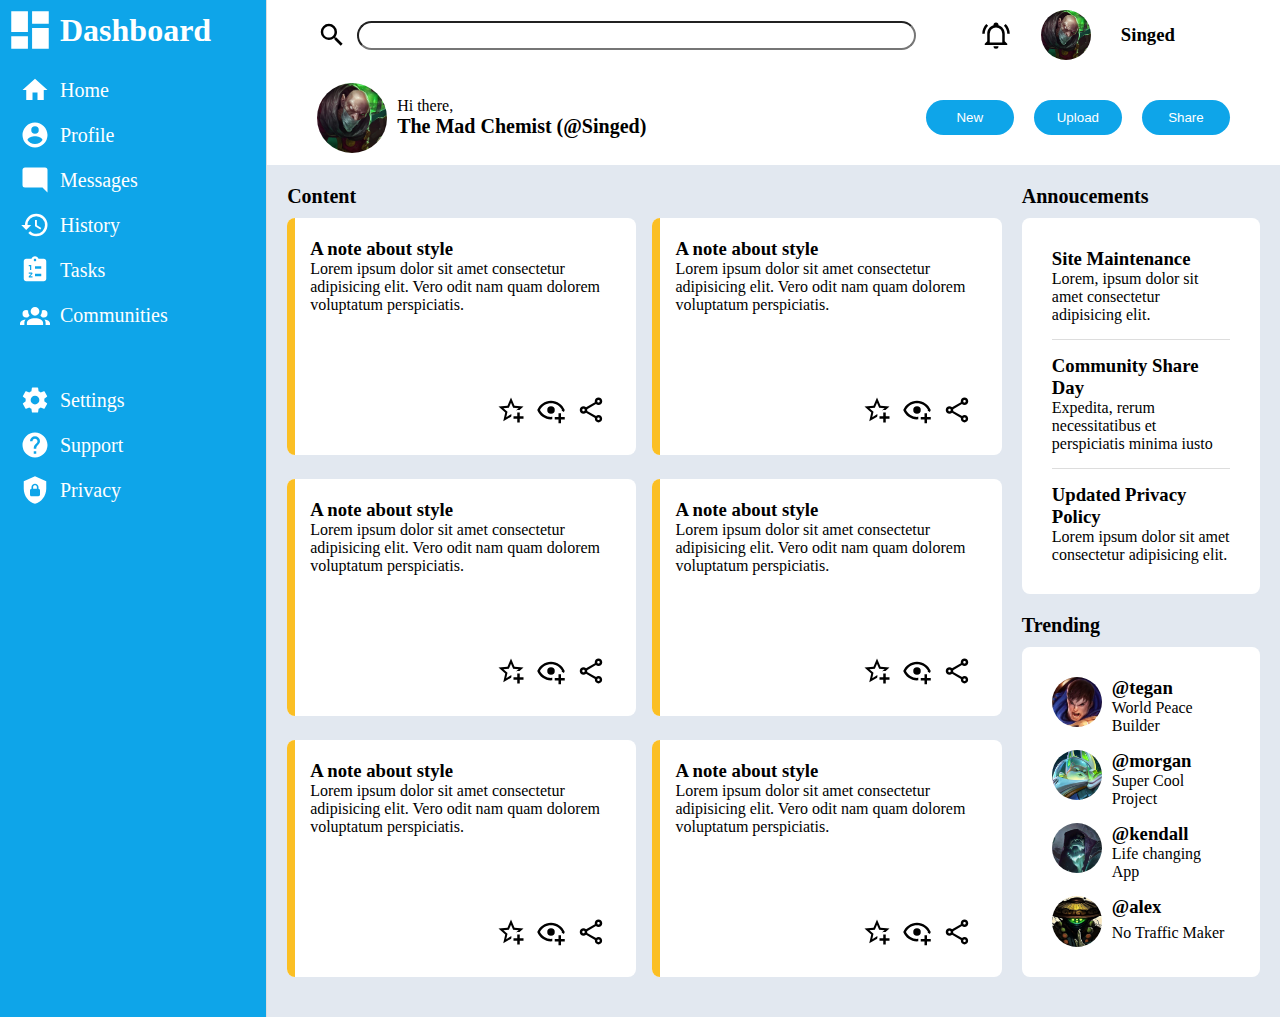
<file: index.html>
<!DOCTYPE html>
<html lang="en">
  <head>
    <meta charset="UTF-8" />
    <meta name="viewport" content="width=device-width, initial-scale=1.0" />
    <title>Dashboard</title>
    <link rel="stylesheet" href="styles.css" />
  </head>
  <body>
    <div class="grid-container">
      <header>
        <div class="search-container">
          <svg
            xmlns="http://www.w3.org/2000/svg"
            viewBox="0 0 24 24"
            class="icon"
          >
            <path
              d="M9.5,3A6.5,6.5 0 0,1 16,9.5C16,11.11 15.41,12.59 14.44,13.73L14.71,14H15.5L20.5,19L19,20.5L14,15.5V14.71L13.73,14.44C12.59,15.41 11.11,16 9.5,16A6.5,6.5 0 0,1 3,9.5A6.5,6.5 0 0,1 9.5,3M9.5,5C7,5 5,7 5,9.5C5,12 7,14 9.5,14C12,14 14,12 14,9.5C14,7 12,5 9.5,5Z"
            />
          </svg>
          <input type="text" name="search-bar" id="search-bar" />
        </div>

        <div class="top-right">
          <svg
            xmlns="http://www.w3.org/2000/svg"
            viewBox="0 0 24 24"
            class="icon"
          >
            <path
              d="M10,21H14A2,2 0 0,1 12,23A2,2 0 0,1 10,21M21,19V20H3V19L5,17V11C5,7.9 7.03,5.17 10,4.29C10,4.19 10,4.1 10,4A2,2 0 0,1 12,2A2,2 0 0,1 14,4C14,4.1 14,4.19 14,4.29C16.97,5.17 19,7.9 19,11V17L21,19M17,11A5,5 0 0,0 12,6A5,5 0 0,0 7,11V18H17V11M19.75,3.19L18.33,4.61C20.04,6.3 21,8.6 21,11H23C23,8.07 21.84,5.25 19.75,3.19M1,11H3C3,8.6 3.96,6.3 5.67,4.61L4.25,3.19C2.16,5.25 1,8.07 1,11Z"
            />
          </svg>
          <img
            src="img/Cuadro_-_Singed_Clásico.webp"
            alt="singed"
            class="profile-img"
          />
          <h3>Singed</h3>
        </div>

        <div class="bottom-left">
          <img
            src="img/Cuadro_-_Singed_Clásico.webp"
            alt="singed"
            class="profile-img"
          />

          <div>
            <p>Hi there,</p>
            <h1>The Mad Chemist (@Singed)</h1>
          </div>
        </div>

        <div class="bottom-right">
          <button>New</button>
          <button>Upload</button>
          <button>Share</button>
        </div>
      </header>
      <nav>
        <div>
          <svg
            xmlns="http://www.w3.org/2000/svg"
            viewBox="0 0 24 24"
            class="logo"
          >
            <path
              d="M13,3V9H21V3M13,21H21V11H13M3,21H11V15H3M3,13H11V3H3V13Z"
            />
          </svg>
          <h1>Dashboard</h1>
        </div>
        <div>
          <ul>
            <li>
              <svg
                xmlns="http://www.w3.org/2000/svg"
                viewBox="0 0 24 24"
                class="nav-icon"
              >
                <path d="M10,20V14H14V20H19V12H22L12,3L2,12H5V20H10Z" />
              </svg>
              <p>Home</p>
            </li>
            <li>
              <svg
                xmlns="http://www.w3.org/2000/svg"
                viewBox="0 0 24 24"
                class="nav-icon"
              >
                <path
                  d="M12,19.2C9.5,19.2 7.29,17.92 6,16C6.03,14 10,12.9 12,12.9C14,12.9 17.97,14 18,16C16.71,17.92 14.5,19.2 12,19.2M12,5A3,3 0 0,1 15,8A3,3 0 0,1 12,11A3,3 0 0,1 9,8A3,3 0 0,1 12,5M12,2A10,10 0 0,0 2,12A10,10 0 0,0 12,22A10,10 0 0,0 22,12C22,6.47 17.5,2 12,2Z"
                />
              </svg>
              <p>Profile</p>
            </li>
            <li>
              <svg
                xmlns="http://www.w3.org/2000/svg"
                viewBox="0 0 24 24"
                class="nav-icon"
                id="message-icon"
              >
                <path
                  d="M20,2H4A2,2 0 0,0 2,4V22L6,18H20A2,2 0 0,0 22,16V4C22,2.89 21.1,2 20,2Z"
                />
              </svg>
              <p>Messages</p>
            </li>
            <li>
              <svg
                xmlns="http://www.w3.org/2000/svg"
                viewBox="0 0 24 24"
                class="nav-icon"
              >
                <path
                  d="M13.5,8H12V13L16.28,15.54L17,14.33L13.5,12.25V8M13,3A9,9 0 0,0 4,12H1L4.96,16.03L9,12H6A7,7 0 0,1 13,5A7,7 0 0,1 20,12A7,7 0 0,1 13,19C11.07,19 9.32,18.21 8.06,16.94L6.64,18.36C8.27,20 10.5,21 13,21A9,9 0 0,0 22,12A9,9 0 0,0 13,3"
                />
              </svg>
              <p>History</p>
            </li>
            <li>
              <svg
                xmlns="http://www.w3.org/2000/svg"
                viewBox="0 0 24 24"
                class="nav-icon"
              >
                <path
                  d="M19 3H14.82C14.4 1.84 13.3 1 12 1S9.6 1.84 9.18 3H5C3.9 3 3 3.9 3 5V19C3 20.1 3.9 21 5 21H19C20.1 21 21 20.1 21 19V5C21 3.9 20.1 3 19 3M7 8H9V12H8V9H7V8M10 17V18H7V17.08L9 15H7V14H9.25C9.66 14 10 14.34 10 14.75C10 14.95 9.92 15.14 9.79 15.27L8.12 17H10M11 4C11 3.45 11.45 3 12 3S13 3.45 13 4 12.55 5 12 5 11 4.55 11 4M17 17H12V15H17V17M17 11H12V9H17V11Z"
                />
              </svg>
              <p>Tasks</p>
            </li>
            <li>
              <svg
                xmlns="http://www.w3.org/2000/svg"
                viewBox="0 0 24 24"
                class="nav-icon"
              >
                <path
                  d="M12,5.5A3.5,3.5 0 0,1 15.5,9A3.5,3.5 0 0,1 12,12.5A3.5,3.5 0 0,1 8.5,9A3.5,3.5 0 0,1 12,5.5M5,8C5.56,8 6.08,8.15 6.53,8.42C6.38,9.85 6.8,11.27 7.66,12.38C7.16,13.34 6.16,14 5,14A3,3 0 0,1 2,11A3,3 0 0,1 5,8M19,8A3,3 0 0,1 22,11A3,3 0 0,1 19,14C17.84,14 16.84,13.34 16.34,12.38C17.2,11.27 17.62,9.85 17.47,8.42C17.92,8.15 18.44,8 19,8M5.5,18.25C5.5,16.18 8.41,14.5 12,14.5C15.59,14.5 18.5,16.18 18.5,18.25V20H5.5V18.25M0,20V18.5C0,17.11 1.89,15.94 4.45,15.6C3.86,16.28 3.5,17.22 3.5,18.25V20H0M24,20H20.5V18.25C20.5,17.22 20.14,16.28 19.55,15.6C22.11,15.94 24,17.11 24,18.5V20Z"
                />
              </svg>
              <p>Communities</p>
            </li>
          </ul>
          <ul>
            <li>
              <svg
                xmlns="http://www.w3.org/2000/svg"
                viewBox="0 0 24 24"
                class="nav-icon"
              >
                <path
                  d="M12,15.5A3.5,3.5 0 0,1 8.5,12A3.5,3.5 0 0,1 12,8.5A3.5,3.5 0 0,1 15.5,12A3.5,3.5 0 0,1 12,15.5M19.43,12.97C19.47,12.65 19.5,12.33 19.5,12C19.5,11.67 19.47,11.34 19.43,11L21.54,9.37C21.73,9.22 21.78,8.95 21.66,8.73L19.66,5.27C19.54,5.05 19.27,4.96 19.05,5.05L16.56,6.05C16.04,5.66 15.5,5.32 14.87,5.07L14.5,2.42C14.46,2.18 14.25,2 14,2H10C9.75,2 9.54,2.18 9.5,2.42L9.13,5.07C8.5,5.32 7.96,5.66 7.44,6.05L4.95,5.05C4.73,4.96 4.46,5.05 4.34,5.27L2.34,8.73C2.21,8.95 2.27,9.22 2.46,9.37L4.57,11C4.53,11.34 4.5,11.67 4.5,12C4.5,12.33 4.53,12.65 4.57,12.97L2.46,14.63C2.27,14.78 2.21,15.05 2.34,15.27L4.34,18.73C4.46,18.95 4.73,19.03 4.95,18.95L7.44,17.94C7.96,18.34 8.5,18.68 9.13,18.93L9.5,21.58C9.54,21.82 9.75,22 10,22H14C14.25,22 14.46,21.82 14.5,21.58L14.87,18.93C15.5,18.67 16.04,18.34 16.56,17.94L19.05,18.95C19.27,19.03 19.54,18.95 19.66,18.73L21.66,15.27C21.78,15.05 21.73,14.78 21.54,14.63L19.43,12.97Z"
                />
              </svg>
              <p>Settings</p>
            </li>
            <li>
              <svg
                xmlns="http://www.w3.org/2000/svg"
                viewBox="0 0 24 24"
                class="nav-icon"
              >
                <path
                  d="M15.07,11.25L14.17,12.17C13.45,12.89 13,13.5 13,15H11V14.5C11,13.39 11.45,12.39 12.17,11.67L13.41,10.41C13.78,10.05 14,9.55 14,9C14,7.89 13.1,7 12,7A2,2 0 0,0 10,9H8A4,4 0 0,1 12,5A4,4 0 0,1 16,9C16,9.88 15.64,10.67 15.07,11.25M13,19H11V17H13M12,2A10,10 0 0,0 2,12A10,10 0 0,0 12,22A10,10 0 0,0 22,12C22,6.47 17.5,2 12,2Z"
                />
              </svg>
              <p>Support</p>
            </li>
            <li>
              <svg
                xmlns="http://www.w3.org/2000/svg"
                viewBox="0 0 24 24"
                class="nav-icon"
              >
                <path
                  d="M12,1L3,5V11C3,16.55 6.84,21.74 12,23C17.16,21.74 21,16.55 21,11V5L12,1M12,7C13.4,7 14.8,8.1 14.8,9.5V11C15.4,11 16,11.6 16,12.3V15.8C16,16.4 15.4,17 14.7,17H9.2C8.6,17 8,16.4 8,15.7V12.2C8,11.6 8.6,11 9.2,11V9.5C9.2,8.1 10.6,7 12,7M12,8.2C11.2,8.2 10.5,8.7 10.5,9.5V11H13.5V9.5C13.5,8.7 12.8,8.2 12,8.2Z"
                />
              </svg>
              <p>Privacy</p>
            </li>
          </ul>
        </div>
      </nav>
      <div class="content-container">
        <article>
          <h1>Content</h1>
          <div class="project">
            <div class="color-block">&nbsp;</div>
            <div class="textbox">
              <h3>A note about style</h3>
              <p>
                Lorem ipsum dolor sit amet consectetur adipisicing elit. Vero
                odit nam quam dolorem voluptatum perspiciatis.
              </p>
            </div>
            <div class="project-icons">
              <svg
                xmlns="http://www.w3.org/2000/svg"
                viewBox="0 0 24 24"
                class="icon"
              >
                <title>star-plus-outline</title>
                <path
                  d="M5.8 21L7.4 14L2 9.2L9.2 8.6L12 2L14.8 8.6L22 9.2L18.8 12H18C17.3 12 16.6 12.1 15.9 12.4L18.1 10.5L13.7 10.1L12 6.1L10.3 10.1L5.9 10.5L9.2 13.4L8.2 17.7L12 15.4L12.5 15.7C12.3 16.2 12.1 16.8 12.1 17.3L5.8 21M17 14V17H14V19H17V22H19V19H22V17H19V14H17Z"
                />
              </svg>
              <svg
                xmlns="http://www.w3.org/2000/svg"
                viewBox="0 0 24 24"
                class="icon"
              >
                <title>eye-plus-outline</title>
                <path
                  d="M12,4.5C7,4.5 2.73,7.61 1,12C2.73,16.39 7,19.5 12,19.5C12.36,19.5 12.72,19.5 13.08,19.45C13.03,19.13 13,18.82 13,18.5C13,18.14 13.04,17.78 13.1,17.42C12.74,17.46 12.37,17.5 12,17.5C8.24,17.5 4.83,15.36 3.18,12C4.83,8.64 8.24,6.5 12,6.5C15.76,6.5 19.17,8.64 20.82,12C20.7,12.24 20.56,12.45 20.43,12.68C21.09,12.84 21.72,13.11 22.29,13.5C22.56,13 22.8,12.5 23,12C21.27,7.61 17,4.5 12,4.5M12,9A3,3 0 0,0 9,12A3,3 0 0,0 12,15A3,3 0 0,0 15,12A3,3 0 0,0 12,9M18,14.5V17.5H15V19.5H18V22.5H20V19.5H23V17.5H20V14.5H18Z"
                />
              </svg>
              <svg
                xmlns="http://www.w3.org/2000/svg"
                viewBox="0 0 24 24"
                class="icon"
              >
                <title>share-variant-outline</title>
                <path
                  d="M18 16.08C17.24 16.08 16.56 16.38 16.04 16.85L8.91 12.7C8.96 12.47 9 12.24 9 12S8.96 11.53 8.91 11.3L15.96 7.19C16.5 7.69 17.21 8 18 8C19.66 8 21 6.66 21 5S19.66 2 18 2 15 3.34 15 5C15 5.24 15.04 5.47 15.09 5.7L8.04 9.81C7.5 9.31 6.79 9 6 9C4.34 9 3 10.34 3 12S4.34 15 6 15C6.79 15 7.5 14.69 8.04 14.19L15.16 18.34C15.11 18.55 15.08 18.77 15.08 19C15.08 20.61 16.39 21.91 18 21.91S20.92 20.61 20.92 19C20.92 17.39 19.61 16.08 18 16.08M18 4C18.55 4 19 4.45 19 5S18.55 6 18 6 17 5.55 17 5 17.45 4 18 4M6 13C5.45 13 5 12.55 5 12S5.45 11 6 11 7 11.45 7 12 6.55 13 6 13M18 20C17.45 20 17 19.55 17 19S17.45 18 18 18 19 18.45 19 19 18.55 20 18 20Z"
                />
              </svg>
            </div>
          </div>
          <div class="project">
            <div class="color-block">&nbsp;</div>
            <div class="textbox">
              <h3>A note about style</h3>
              <p>
                Lorem ipsum dolor sit amet consectetur adipisicing elit. Vero
                odit nam quam dolorem voluptatum perspiciatis.
              </p>
            </div>
            <div class="project-icons">
              <svg
                xmlns="http://www.w3.org/2000/svg"
                viewBox="0 0 24 24"
                class="icon"
              >
                <title>star-plus-outline</title>
                <path
                  d="M5.8 21L7.4 14L2 9.2L9.2 8.6L12 2L14.8 8.6L22 9.2L18.8 12H18C17.3 12 16.6 12.1 15.9 12.4L18.1 10.5L13.7 10.1L12 6.1L10.3 10.1L5.9 10.5L9.2 13.4L8.2 17.7L12 15.4L12.5 15.7C12.3 16.2 12.1 16.8 12.1 17.3L5.8 21M17 14V17H14V19H17V22H19V19H22V17H19V14H17Z"
                />
              </svg>
              <svg
                xmlns="http://www.w3.org/2000/svg"
                viewBox="0 0 24 24"
                class="icon"
              >
                <title>eye-plus-outline</title>
                <path
                  d="M12,4.5C7,4.5 2.73,7.61 1,12C2.73,16.39 7,19.5 12,19.5C12.36,19.5 12.72,19.5 13.08,19.45C13.03,19.13 13,18.82 13,18.5C13,18.14 13.04,17.78 13.1,17.42C12.74,17.46 12.37,17.5 12,17.5C8.24,17.5 4.83,15.36 3.18,12C4.83,8.64 8.24,6.5 12,6.5C15.76,6.5 19.17,8.64 20.82,12C20.7,12.24 20.56,12.45 20.43,12.68C21.09,12.84 21.72,13.11 22.29,13.5C22.56,13 22.8,12.5 23,12C21.27,7.61 17,4.5 12,4.5M12,9A3,3 0 0,0 9,12A3,3 0 0,0 12,15A3,3 0 0,0 15,12A3,3 0 0,0 12,9M18,14.5V17.5H15V19.5H18V22.5H20V19.5H23V17.5H20V14.5H18Z"
                />
              </svg>
              <svg
                xmlns="http://www.w3.org/2000/svg"
                viewBox="0 0 24 24"
                class="icon"
              >
                <title>share-variant-outline</title>
                <path
                  d="M18 16.08C17.24 16.08 16.56 16.38 16.04 16.85L8.91 12.7C8.96 12.47 9 12.24 9 12S8.96 11.53 8.91 11.3L15.96 7.19C16.5 7.69 17.21 8 18 8C19.66 8 21 6.66 21 5S19.66 2 18 2 15 3.34 15 5C15 5.24 15.04 5.47 15.09 5.7L8.04 9.81C7.5 9.31 6.79 9 6 9C4.34 9 3 10.34 3 12S4.34 15 6 15C6.79 15 7.5 14.69 8.04 14.19L15.16 18.34C15.11 18.55 15.08 18.77 15.08 19C15.08 20.61 16.39 21.91 18 21.91S20.92 20.61 20.92 19C20.92 17.39 19.61 16.08 18 16.08M18 4C18.55 4 19 4.45 19 5S18.55 6 18 6 17 5.55 17 5 17.45 4 18 4M6 13C5.45 13 5 12.55 5 12S5.45 11 6 11 7 11.45 7 12 6.55 13 6 13M18 20C17.45 20 17 19.55 17 19S17.45 18 18 18 19 18.45 19 19 18.55 20 18 20Z"
                />
              </svg>
            </div>
          </div>
          <div class="project">
            <div class="color-block">&nbsp;</div>
            <div class="textbox">
              <h3>A note about style</h3>
              <p>
                Lorem ipsum dolor sit amet consectetur adipisicing elit. Vero
                odit nam quam dolorem voluptatum perspiciatis.
              </p>
            </div>
            <div class="project-icons">
              <svg
                xmlns="http://www.w3.org/2000/svg"
                viewBox="0 0 24 24"
                class="icon"
              >
                <title>star-plus-outline</title>
                <path
                  d="M5.8 21L7.4 14L2 9.2L9.2 8.6L12 2L14.8 8.6L22 9.2L18.8 12H18C17.3 12 16.6 12.1 15.9 12.4L18.1 10.5L13.7 10.1L12 6.1L10.3 10.1L5.9 10.5L9.2 13.4L8.2 17.7L12 15.4L12.5 15.7C12.3 16.2 12.1 16.8 12.1 17.3L5.8 21M17 14V17H14V19H17V22H19V19H22V17H19V14H17Z"
                />
              </svg>
              <svg
                xmlns="http://www.w3.org/2000/svg"
                viewBox="0 0 24 24"
                class="icon"
              >
                <title>eye-plus-outline</title>
                <path
                  d="M12,4.5C7,4.5 2.73,7.61 1,12C2.73,16.39 7,19.5 12,19.5C12.36,19.5 12.72,19.5 13.08,19.45C13.03,19.13 13,18.82 13,18.5C13,18.14 13.04,17.78 13.1,17.42C12.74,17.46 12.37,17.5 12,17.5C8.24,17.5 4.83,15.36 3.18,12C4.83,8.64 8.24,6.5 12,6.5C15.76,6.5 19.17,8.64 20.82,12C20.7,12.24 20.56,12.45 20.43,12.68C21.09,12.84 21.72,13.11 22.29,13.5C22.56,13 22.8,12.5 23,12C21.27,7.61 17,4.5 12,4.5M12,9A3,3 0 0,0 9,12A3,3 0 0,0 12,15A3,3 0 0,0 15,12A3,3 0 0,0 12,9M18,14.5V17.5H15V19.5H18V22.5H20V19.5H23V17.5H20V14.5H18Z"
                />
              </svg>
              <svg
                xmlns="http://www.w3.org/2000/svg"
                viewBox="0 0 24 24"
                class="icon"
              >
                <title>share-variant-outline</title>
                <path
                  d="M18 16.08C17.24 16.08 16.56 16.38 16.04 16.85L8.91 12.7C8.96 12.47 9 12.24 9 12S8.96 11.53 8.91 11.3L15.96 7.19C16.5 7.69 17.21 8 18 8C19.66 8 21 6.66 21 5S19.66 2 18 2 15 3.34 15 5C15 5.24 15.04 5.47 15.09 5.7L8.04 9.81C7.5 9.31 6.79 9 6 9C4.34 9 3 10.34 3 12S4.34 15 6 15C6.79 15 7.5 14.69 8.04 14.19L15.16 18.34C15.11 18.55 15.08 18.77 15.08 19C15.08 20.61 16.39 21.91 18 21.91S20.92 20.61 20.92 19C20.92 17.39 19.61 16.08 18 16.08M18 4C18.55 4 19 4.45 19 5S18.55 6 18 6 17 5.55 17 5 17.45 4 18 4M6 13C5.45 13 5 12.55 5 12S5.45 11 6 11 7 11.45 7 12 6.55 13 6 13M18 20C17.45 20 17 19.55 17 19S17.45 18 18 18 19 18.45 19 19 18.55 20 18 20Z"
                />
              </svg>
            </div>
          </div>
          <div class="project">
            <div class="color-block">&nbsp;</div>
            <div class="textbox">
              <h3>A note about style</h3>
              <p>
                Lorem ipsum dolor sit amet consectetur adipisicing elit. Vero
                odit nam quam dolorem voluptatum perspiciatis.
              </p>
            </div>
            <div class="project-icons">
              <svg
                xmlns="http://www.w3.org/2000/svg"
                viewBox="0 0 24 24"
                class="icon"
              >
                <title>star-plus-outline</title>
                <path
                  d="M5.8 21L7.4 14L2 9.2L9.2 8.6L12 2L14.8 8.6L22 9.2L18.8 12H18C17.3 12 16.6 12.1 15.9 12.4L18.1 10.5L13.7 10.1L12 6.1L10.3 10.1L5.9 10.5L9.2 13.4L8.2 17.7L12 15.4L12.5 15.7C12.3 16.2 12.1 16.8 12.1 17.3L5.8 21M17 14V17H14V19H17V22H19V19H22V17H19V14H17Z"
                />
              </svg>
              <svg
                xmlns="http://www.w3.org/2000/svg"
                viewBox="0 0 24 24"
                class="icon"
              >
                <title>eye-plus-outline</title>
                <path
                  d="M12,4.5C7,4.5 2.73,7.61 1,12C2.73,16.39 7,19.5 12,19.5C12.36,19.5 12.72,19.5 13.08,19.45C13.03,19.13 13,18.82 13,18.5C13,18.14 13.04,17.78 13.1,17.42C12.74,17.46 12.37,17.5 12,17.5C8.24,17.5 4.83,15.36 3.18,12C4.83,8.64 8.24,6.5 12,6.5C15.76,6.5 19.17,8.64 20.82,12C20.7,12.24 20.56,12.45 20.43,12.68C21.09,12.84 21.72,13.11 22.29,13.5C22.56,13 22.8,12.5 23,12C21.27,7.61 17,4.5 12,4.5M12,9A3,3 0 0,0 9,12A3,3 0 0,0 12,15A3,3 0 0,0 15,12A3,3 0 0,0 12,9M18,14.5V17.5H15V19.5H18V22.5H20V19.5H23V17.5H20V14.5H18Z"
                />
              </svg>
              <svg
                xmlns="http://www.w3.org/2000/svg"
                viewBox="0 0 24 24"
                class="icon"
              >
                <title>share-variant-outline</title>
                <path
                  d="M18 16.08C17.24 16.08 16.56 16.38 16.04 16.85L8.91 12.7C8.96 12.47 9 12.24 9 12S8.96 11.53 8.91 11.3L15.96 7.19C16.5 7.69 17.21 8 18 8C19.66 8 21 6.66 21 5S19.66 2 18 2 15 3.34 15 5C15 5.24 15.04 5.47 15.09 5.7L8.04 9.81C7.5 9.31 6.79 9 6 9C4.34 9 3 10.34 3 12S4.34 15 6 15C6.79 15 7.5 14.69 8.04 14.19L15.16 18.34C15.11 18.55 15.08 18.77 15.08 19C15.08 20.61 16.39 21.91 18 21.91S20.92 20.61 20.92 19C20.92 17.39 19.61 16.08 18 16.08M18 4C18.55 4 19 4.45 19 5S18.55 6 18 6 17 5.55 17 5 17.45 4 18 4M6 13C5.45 13 5 12.55 5 12S5.45 11 6 11 7 11.45 7 12 6.55 13 6 13M18 20C17.45 20 17 19.55 17 19S17.45 18 18 18 19 18.45 19 19 18.55 20 18 20Z"
                />
              </svg>
            </div>
          </div>
          <div class="project">
            <div class="color-block">&nbsp;</div>
            <div class="textbox">
              <h3>A note about style</h3>
              <p>
                Lorem ipsum dolor sit amet consectetur adipisicing elit. Vero
                odit nam quam dolorem voluptatum perspiciatis.
              </p>
            </div>
            <div class="project-icons">
              <svg
                xmlns="http://www.w3.org/2000/svg"
                viewBox="0 0 24 24"
                class="icon"
              >
                <title>star-plus-outline</title>
                <path
                  d="M5.8 21L7.4 14L2 9.2L9.2 8.6L12 2L14.8 8.6L22 9.2L18.8 12H18C17.3 12 16.6 12.1 15.9 12.4L18.1 10.5L13.7 10.1L12 6.1L10.3 10.1L5.9 10.5L9.2 13.4L8.2 17.7L12 15.4L12.5 15.7C12.3 16.2 12.1 16.8 12.1 17.3L5.8 21M17 14V17H14V19H17V22H19V19H22V17H19V14H17Z"
                />
              </svg>
              <svg
                xmlns="http://www.w3.org/2000/svg"
                viewBox="0 0 24 24"
                class="icon"
              >
                <title>eye-plus-outline</title>
                <path
                  d="M12,4.5C7,4.5 2.73,7.61 1,12C2.73,16.39 7,19.5 12,19.5C12.36,19.5 12.72,19.5 13.08,19.45C13.03,19.13 13,18.82 13,18.5C13,18.14 13.04,17.78 13.1,17.42C12.74,17.46 12.37,17.5 12,17.5C8.24,17.5 4.83,15.36 3.18,12C4.83,8.64 8.24,6.5 12,6.5C15.76,6.5 19.17,8.64 20.82,12C20.7,12.24 20.56,12.45 20.43,12.68C21.09,12.84 21.72,13.11 22.29,13.5C22.56,13 22.8,12.5 23,12C21.27,7.61 17,4.5 12,4.5M12,9A3,3 0 0,0 9,12A3,3 0 0,0 12,15A3,3 0 0,0 15,12A3,3 0 0,0 12,9M18,14.5V17.5H15V19.5H18V22.5H20V19.5H23V17.5H20V14.5H18Z"
                />
              </svg>
              <svg
                xmlns="http://www.w3.org/2000/svg"
                viewBox="0 0 24 24"
                class="icon"
              >
                <title>share-variant-outline</title>
                <path
                  d="M18 16.08C17.24 16.08 16.56 16.38 16.04 16.85L8.91 12.7C8.96 12.47 9 12.24 9 12S8.96 11.53 8.91 11.3L15.96 7.19C16.5 7.69 17.21 8 18 8C19.66 8 21 6.66 21 5S19.66 2 18 2 15 3.34 15 5C15 5.24 15.04 5.47 15.09 5.7L8.04 9.81C7.5 9.31 6.79 9 6 9C4.34 9 3 10.34 3 12S4.34 15 6 15C6.79 15 7.5 14.69 8.04 14.19L15.16 18.34C15.11 18.55 15.08 18.77 15.08 19C15.08 20.61 16.39 21.91 18 21.91S20.92 20.61 20.92 19C20.92 17.39 19.61 16.08 18 16.08M18 4C18.55 4 19 4.45 19 5S18.55 6 18 6 17 5.55 17 5 17.45 4 18 4M6 13C5.45 13 5 12.55 5 12S5.45 11 6 11 7 11.45 7 12 6.55 13 6 13M18 20C17.45 20 17 19.55 17 19S17.45 18 18 18 19 18.45 19 19 18.55 20 18 20Z"
                />
              </svg>
            </div>
          </div>
          <div class="project">
            <div class="color-block">&nbsp;</div>
            <div class="textbox">
              <h3>A note about style</h3>
              <p>
                Lorem ipsum dolor sit amet consectetur adipisicing elit. Vero
                odit nam quam dolorem voluptatum perspiciatis.
              </p>
            </div>
            <div class="project-icons">
              <svg
                xmlns="http://www.w3.org/2000/svg"
                viewBox="0 0 24 24"
                class="icon"
              >
                <title>star-plus-outline</title>
                <path
                  d="M5.8 21L7.4 14L2 9.2L9.2 8.6L12 2L14.8 8.6L22 9.2L18.8 12H18C17.3 12 16.6 12.1 15.9 12.4L18.1 10.5L13.7 10.1L12 6.1L10.3 10.1L5.9 10.5L9.2 13.4L8.2 17.7L12 15.4L12.5 15.7C12.3 16.2 12.1 16.8 12.1 17.3L5.8 21M17 14V17H14V19H17V22H19V19H22V17H19V14H17Z"
                />
              </svg>
              <svg
                xmlns="http://www.w3.org/2000/svg"
                viewBox="0 0 24 24"
                class="icon"
              >
                <title>eye-plus-outline</title>
                <path
                  d="M12,4.5C7,4.5 2.73,7.61 1,12C2.73,16.39 7,19.5 12,19.5C12.36,19.5 12.72,19.5 13.08,19.45C13.03,19.13 13,18.82 13,18.5C13,18.14 13.04,17.78 13.1,17.42C12.74,17.46 12.37,17.5 12,17.5C8.24,17.5 4.83,15.36 3.18,12C4.83,8.64 8.24,6.5 12,6.5C15.76,6.5 19.17,8.64 20.82,12C20.7,12.24 20.56,12.45 20.43,12.68C21.09,12.84 21.72,13.11 22.29,13.5C22.56,13 22.8,12.5 23,12C21.27,7.61 17,4.5 12,4.5M12,9A3,3 0 0,0 9,12A3,3 0 0,0 12,15A3,3 0 0,0 15,12A3,3 0 0,0 12,9M18,14.5V17.5H15V19.5H18V22.5H20V19.5H23V17.5H20V14.5H18Z"
                />
              </svg>
              <svg
                xmlns="http://www.w3.org/2000/svg"
                viewBox="0 0 24 24"
                class="icon"
              >
                <title>share-variant-outline</title>
                <path
                  d="M18 16.08C17.24 16.08 16.56 16.38 16.04 16.85L8.91 12.7C8.96 12.47 9 12.24 9 12S8.96 11.53 8.91 11.3L15.96 7.19C16.5 7.69 17.21 8 18 8C19.66 8 21 6.66 21 5S19.66 2 18 2 15 3.34 15 5C15 5.24 15.04 5.47 15.09 5.7L8.04 9.81C7.5 9.31 6.79 9 6 9C4.34 9 3 10.34 3 12S4.34 15 6 15C6.79 15 7.5 14.69 8.04 14.19L15.16 18.34C15.11 18.55 15.08 18.77 15.08 19C15.08 20.61 16.39 21.91 18 21.91S20.92 20.61 20.92 19C20.92 17.39 19.61 16.08 18 16.08M18 4C18.55 4 19 4.45 19 5S18.55 6 18 6 17 5.55 17 5 17.45 4 18 4M6 13C5.45 13 5 12.55 5 12S5.45 11 6 11 7 11.45 7 12 6.55 13 6 13M18 20C17.45 20 17 19.55 17 19S17.45 18 18 18 19 18.45 19 19 18.55 20 18 20Z"
                />
              </svg>
            </div>
          </div>
        </article>
        <aside>
          <div class="annoucements">
            <h1>Annoucements</h1>
            <div class="annoucements-grid">
              <div>
                <h3>Site Maintenance</h3>
                <p>Lorem, ipsum dolor sit amet consectetur adipisicing elit.</p>
              </div>
              <div>
                <h3>Community Share Day</h3>
                <p>
                  Expedita, rerum necessitatibus et perspiciatis minima iusto
                </p>
              </div>
              <div>
                <h3>Updated Privacy Policy</h3>
                <p>Lorem ipsum dolor sit amet consectetur adipisicing elit.</p>
              </div>
            </div>
          </div>
          <div class="trending">
            <h1>Trending</h1>
            <div class="trending-grid">
              <div>
                <img
                  src="img/artworks-000057083081-tu2xsw-t500x500.jpg"
                  alt="garen"
                  class="profile-img"
                />
                <h3>@tegan</h3>
                <p>World Peace Builder</p>
              </div>
              <div>
                <img src="img/Nasus_25.jpg" alt="nasus" class="profile-img" />
                <h3>@morgan</h3>
                <p>Super Cool Project</p>
              </div>
              <div>
                <img src="img/Yorick_0.jpg" alt="yorick" class="profile-img" />
                <h3>@kendall</h3>
                <p>Life changing App</p>
              </div>
              <div>
                <img
                  src="img/3cd9289bfd9abc3ffde243b71ea46972.jpg"
                  alt="jax"
                  class="profile-img"
                />
                <h3>@alex</h3>
                <p>No Traffic Maker</p>
              </div>
            </div>
          </div>
        </aside>
      </div>
    </div>
  </body>
</html>
</file>
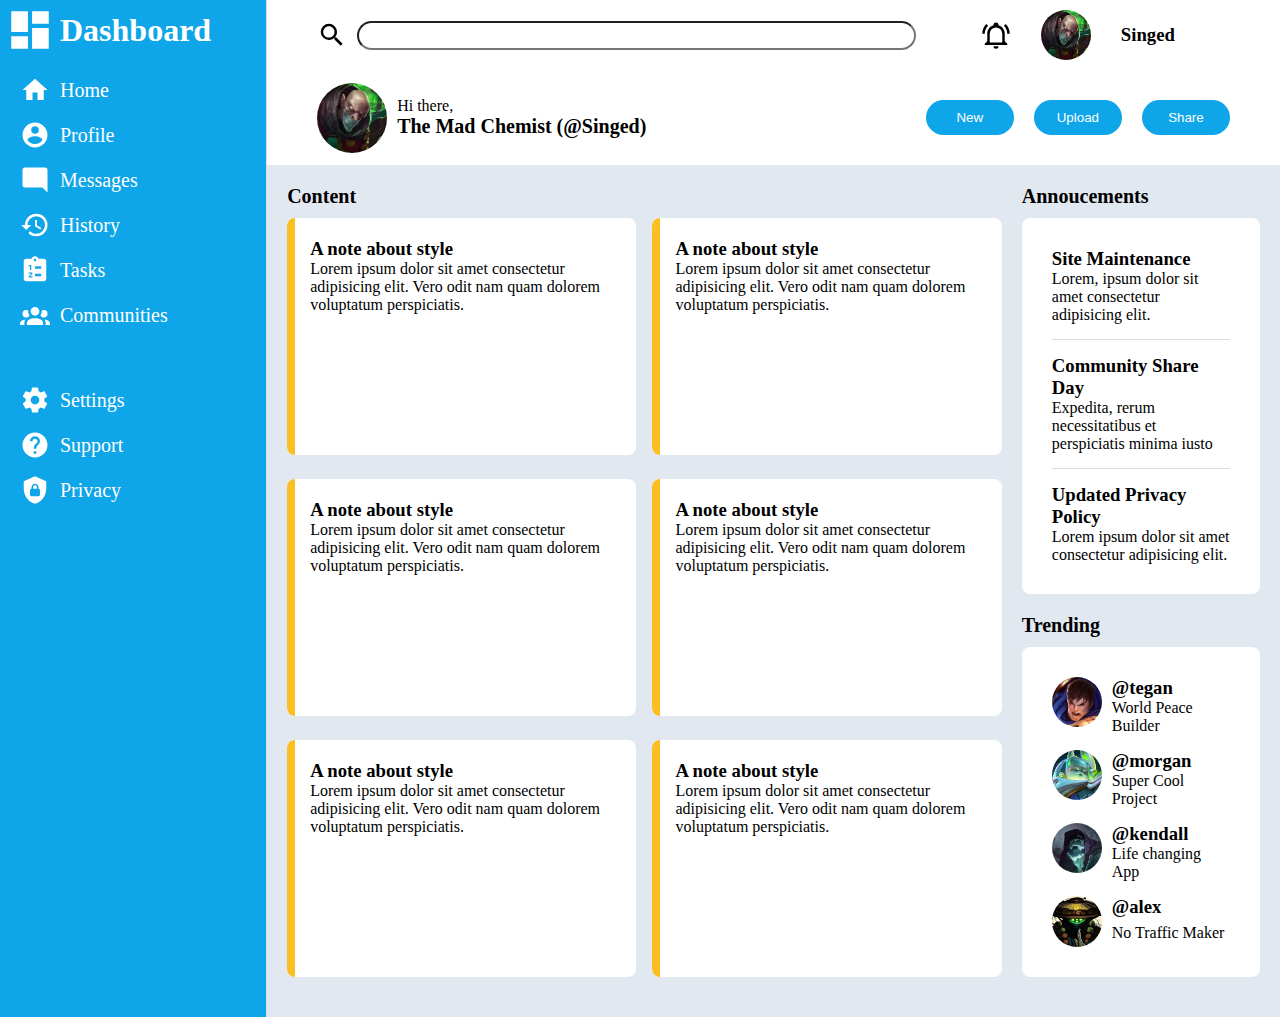
<file: DashboardV2/index.html>
<!DOCTYPE html>
<html lang="en">
  <head>
    <meta charset="UTF-8" />
    <meta name="viewport" content="width=device-width, initial-scale=1.0" />
    <title>Dashboard</title>
    <link rel="stylesheet" href="styles.css" />
  </head>
  <body>
    <div class="grid-container">
      <header>
        <div class="search-container">
          <svg
            xmlns="http://www.w3.org/2000/svg"
            viewBox="0 0 24 24"
            class="icon"
          >
            <path
              d="M9.5,3A6.5,6.5 0 0,1 16,9.5C16,11.11 15.41,12.59 14.44,13.73L14.71,14H15.5L20.5,19L19,20.5L14,15.5V14.71L13.73,14.44C12.59,15.41 11.11,16 9.5,16A6.5,6.5 0 0,1 3,9.5A6.5,6.5 0 0,1 9.5,3M9.5,5C7,5 5,7 5,9.5C5,12 7,14 9.5,14C12,14 14,12 14,9.5C14,7 12,5 9.5,5Z"
            />
          </svg>
          <input type="text" name="search-bar" id="search-bar" />
        </div>

        <div class="top-right">
          <svg
            xmlns="http://www.w3.org/2000/svg"
            viewBox="0 0 24 24"
            class="icon"
          >
            <path
              d="M10,21H14A2,2 0 0,1 12,23A2,2 0 0,1 10,21M21,19V20H3V19L5,17V11C5,7.9 7.03,5.17 10,4.29C10,4.19 10,4.1 10,4A2,2 0 0,1 12,2A2,2 0 0,1 14,4C14,4.1 14,4.19 14,4.29C16.97,5.17 19,7.9 19,11V17L21,19M17,11A5,5 0 0,0 12,6A5,5 0 0,0 7,11V18H17V11M19.75,3.19L18.33,4.61C20.04,6.3 21,8.6 21,11H23C23,8.07 21.84,5.25 19.75,3.19M1,11H3C3,8.6 3.96,6.3 5.67,4.61L4.25,3.19C2.16,5.25 1,8.07 1,11Z"
            />
          </svg>
          <img
            src="img/Cuadro_-_Singed_Clásico.webp"
            alt="singed"
            class="profile-img"
          />
          <h3>Singed</h3>
        </div>

        <div class="bottom-left">
          <img
            src="img/Cuadro_-_Singed_Clásico.webp"
            alt="singed"
            class="profile-img"
          />

          <div>
            <p>Hi there,</p>
            <h1>The Mad Chemist (@Singed)</h1>
          </div>
        </div>

        <div class="bottom-right">
          <button>New</button>
          <button>Upload</button>
          <button>Share</button>
        </div>
      </header>
      <nav>
        <div>
          <svg
            xmlns="http://www.w3.org/2000/svg"
            viewBox="0 0 24 24"
            class="logo"
          >
            <path
              d="M13,3V9H21V3M13,21H21V11H13M3,21H11V15H3M3,13H11V3H3V13Z"
            />
          </svg>
          <h1>Dashboard</h1>
        </div>
        <div>
          <ul>
            <li>
              <svg
                xmlns="http://www.w3.org/2000/svg"
                viewBox="0 0 24 24"
                class="nav-icon"
              >
                <path d="M10,20V14H14V20H19V12H22L12,3L2,12H5V20H10Z" />
              </svg>
              <p>Home</p>
            </li>
            <li>
              <svg
                xmlns="http://www.w3.org/2000/svg"
                viewBox="0 0 24 24"
                class="nav-icon"
              >
                <path
                  d="M12,19.2C9.5,19.2 7.29,17.92 6,16C6.03,14 10,12.9 12,12.9C14,12.9 17.97,14 18,16C16.71,17.92 14.5,19.2 12,19.2M12,5A3,3 0 0,1 15,8A3,3 0 0,1 12,11A3,3 0 0,1 9,8A3,3 0 0,1 12,5M12,2A10,10 0 0,0 2,12A10,10 0 0,0 12,22A10,10 0 0,0 22,12C22,6.47 17.5,2 12,2Z"
                />
              </svg>
              <p>Profile</p>
            </li>
            <li>
              <svg
                xmlns="http://www.w3.org/2000/svg"
                viewBox="0 0 24 24"
                class="nav-icon"
                id="message-icon"
              >
                <path
                  d="M20,2H4A2,2 0 0,0 2,4V22L6,18H20A2,2 0 0,0 22,16V4C22,2.89 21.1,2 20,2Z"
                />
              </svg>
              <p>Messages</p>
            </li>
            <li>
              <svg
                xmlns="http://www.w3.org/2000/svg"
                viewBox="0 0 24 24"
                class="nav-icon"
              >
                <path
                  d="M13.5,8H12V13L16.28,15.54L17,14.33L13.5,12.25V8M13,3A9,9 0 0,0 4,12H1L4.96,16.03L9,12H6A7,7 0 0,1 13,5A7,7 0 0,1 20,12A7,7 0 0,1 13,19C11.07,19 9.32,18.21 8.06,16.94L6.64,18.36C8.27,20 10.5,21 13,21A9,9 0 0,0 22,12A9,9 0 0,0 13,3"
                />
              </svg>
              <p>History</p>
            </li>
            <li>
              <svg
                xmlns="http://www.w3.org/2000/svg"
                viewBox="0 0 24 24"
                class="nav-icon"
              >
                <path
                  d="M19 3H14.82C14.4 1.84 13.3 1 12 1S9.6 1.84 9.18 3H5C3.9 3 3 3.9 3 5V19C3 20.1 3.9 21 5 21H19C20.1 21 21 20.1 21 19V5C21 3.9 20.1 3 19 3M7 8H9V12H8V9H7V8M10 17V18H7V17.08L9 15H7V14H9.25C9.66 14 10 14.34 10 14.75C10 14.95 9.92 15.14 9.79 15.27L8.12 17H10M11 4C11 3.45 11.45 3 12 3S13 3.45 13 4 12.55 5 12 5 11 4.55 11 4M17 17H12V15H17V17M17 11H12V9H17V11Z"
                />
              </svg>
              <p>Tasks</p>
            </li>
            <li>
              <svg
                xmlns="http://www.w3.org/2000/svg"
                viewBox="0 0 24 24"
                class="nav-icon"
              >
                <path
                  d="M12,5.5A3.5,3.5 0 0,1 15.5,9A3.5,3.5 0 0,1 12,12.5A3.5,3.5 0 0,1 8.5,9A3.5,3.5 0 0,1 12,5.5M5,8C5.56,8 6.08,8.15 6.53,8.42C6.38,9.85 6.8,11.27 7.66,12.38C7.16,13.34 6.16,14 5,14A3,3 0 0,1 2,11A3,3 0 0,1 5,8M19,8A3,3 0 0,1 22,11A3,3 0 0,1 19,14C17.84,14 16.84,13.34 16.34,12.38C17.2,11.27 17.62,9.85 17.47,8.42C17.92,8.15 18.44,8 19,8M5.5,18.25C5.5,16.18 8.41,14.5 12,14.5C15.59,14.5 18.5,16.18 18.5,18.25V20H5.5V18.25M0,20V18.5C0,17.11 1.89,15.94 4.45,15.6C3.86,16.28 3.5,17.22 3.5,18.25V20H0M24,20H20.5V18.25C20.5,17.22 20.14,16.28 19.55,15.6C22.11,15.94 24,17.11 24,18.5V20Z"
                />
              </svg>
              <p>Communities</p>
            </li>
          </ul>
          <ul>
            <li>
              <svg
                xmlns="http://www.w3.org/2000/svg"
                viewBox="0 0 24 24"
                class="nav-icon"
              >
                <path
                  d="M12,15.5A3.5,3.5 0 0,1 8.5,12A3.5,3.5 0 0,1 12,8.5A3.5,3.5 0 0,1 15.5,12A3.5,3.5 0 0,1 12,15.5M19.43,12.97C19.47,12.65 19.5,12.33 19.5,12C19.5,11.67 19.47,11.34 19.43,11L21.54,9.37C21.73,9.22 21.78,8.95 21.66,8.73L19.66,5.27C19.54,5.05 19.27,4.96 19.05,5.05L16.56,6.05C16.04,5.66 15.5,5.32 14.87,5.07L14.5,2.42C14.46,2.18 14.25,2 14,2H10C9.75,2 9.54,2.18 9.5,2.42L9.13,5.07C8.5,5.32 7.96,5.66 7.44,6.05L4.95,5.05C4.73,4.96 4.46,5.05 4.34,5.27L2.34,8.73C2.21,8.95 2.27,9.22 2.46,9.37L4.57,11C4.53,11.34 4.5,11.67 4.5,12C4.5,12.33 4.53,12.65 4.57,12.97L2.46,14.63C2.27,14.78 2.21,15.05 2.34,15.27L4.34,18.73C4.46,18.95 4.73,19.03 4.95,18.95L7.44,17.94C7.96,18.34 8.5,18.68 9.13,18.93L9.5,21.58C9.54,21.82 9.75,22 10,22H14C14.25,22 14.46,21.82 14.5,21.58L14.87,18.93C15.5,18.67 16.04,18.34 16.56,17.94L19.05,18.95C19.27,19.03 19.54,18.95 19.66,18.73L21.66,15.27C21.78,15.05 21.73,14.78 21.54,14.63L19.43,12.97Z"
                />
              </svg>
              <p>Settings</p>
            </li>
            <li>
              <svg
                xmlns="http://www.w3.org/2000/svg"
                viewBox="0 0 24 24"
                class="nav-icon"
              >
                <path
                  d="M15.07,11.25L14.17,12.17C13.45,12.89 13,13.5 13,15H11V14.5C11,13.39 11.45,12.39 12.17,11.67L13.41,10.41C13.78,10.05 14,9.55 14,9C14,7.89 13.1,7 12,7A2,2 0 0,0 10,9H8A4,4 0 0,1 12,5A4,4 0 0,1 16,9C16,9.88 15.64,10.67 15.07,11.25M13,19H11V17H13M12,2A10,10 0 0,0 2,12A10,10 0 0,0 12,22A10,10 0 0,0 22,12C22,6.47 17.5,2 12,2Z"
                />
              </svg>
              <p>Support</p>
            </li>
            <li>
              <svg
                xmlns="http://www.w3.org/2000/svg"
                viewBox="0 0 24 24"
                class="nav-icon"
              >
                <path
                  d="M12,1L3,5V11C3,16.55 6.84,21.74 12,23C17.16,21.74 21,16.55 21,11V5L12,1M12,7C13.4,7 14.8,8.1 14.8,9.5V11C15.4,11 16,11.6 16,12.3V15.8C16,16.4 15.4,17 14.7,17H9.2C8.6,17 8,16.4 8,15.7V12.2C8,11.6 8.6,11 9.2,11V9.5C9.2,8.1 10.6,7 12,7M12,8.2C11.2,8.2 10.5,8.7 10.5,9.5V11H13.5V9.5C13.5,8.7 12.8,8.2 12,8.2Z"
                />
              </svg>
              <p>Privacy</p>
            </li>
          </ul>
        </div>
      </nav>
      <div class="content-container">
        <article>
          <h1>Content</h1>
          <div class="project">
            <div class="color-block">&nbsp;</div>
            <div class="textbox">
              <h3>A note about style</h3>
              <p>
                Lorem ipsum dolor sit amet consectetur adipisicing elit. Vero
                odit nam quam dolorem voluptatum perspiciatis.
              </p>
            </div>
          </div>
          <div class="project">
            <div class="color-block">&nbsp;</div>
            <div class="textbox">
              <h3>A note about style</h3>
              <p>
                Lorem ipsum dolor sit amet consectetur adipisicing elit. Vero
                odit nam quam dolorem voluptatum perspiciatis.
              </p>
            </div>
          </div>
          <div class="project">
            <div class="color-block">&nbsp;</div>
            <div class="textbox">
              <h3>A note about style</h3>
              <p>
                Lorem ipsum dolor sit amet consectetur adipisicing elit. Vero
                odit nam quam dolorem voluptatum perspiciatis.
              </p>
            </div>
          </div>
          <div class="project">
            <div class="color-block">&nbsp;</div>
            <div class="textbox">
              <h3>A note about style</h3>
              <p>
                Lorem ipsum dolor sit amet consectetur adipisicing elit. Vero
                odit nam quam dolorem voluptatum perspiciatis.
              </p>
            </div>
          </div>
          <div class="project">
            <div class="color-block">&nbsp;</div>
            <div class="textbox">
              <h3>A note about style</h3>
              <p>
                Lorem ipsum dolor sit amet consectetur adipisicing elit. Vero
                odit nam quam dolorem voluptatum perspiciatis.
              </p>
            </div>
          </div>
          <div class="project">
            <div class="color-block">&nbsp;</div>
            <div class="textbox">
              <h3>A note about style</h3>
              <p>
                Lorem ipsum dolor sit amet consectetur adipisicing elit. Vero
                odit nam quam dolorem voluptatum perspiciatis.
              </p>
            </div>
          </div>
        </article>
        <aside>
          <div class="annoucements">
            <h1>Annoucements</h1>
            <div class="annoucements-grid">
              <div>
                <h3>Site Maintenance</h3>
                <p>Lorem, ipsum dolor sit amet consectetur adipisicing elit.</p>
              </div>
              <div>
                <h3>Community Share Day</h3>
                <p>
                  Expedita, rerum necessitatibus et perspiciatis minima iusto
                </p>
              </div>
              <div>
                <h3>Updated Privacy Policy</h3>
                <p>Lorem ipsum dolor sit amet consectetur adipisicing elit.</p>
              </div>
            </div>
          </div>
          <div class="trending">
            <h1>Trending</h1>
            <div class="trending-grid">
              <div>
                <img
                  src="img/artworks-000057083081-tu2xsw-t500x500.jpg"
                  alt="garen"
                  class="profile-img"
                />
                <h3>@tegan</h3>
                <p>World Peace Builder</p>
              </div>
              <div>
                <img src="img/Nasus_25.jpg" alt="nasus" class="profile-img" />
                <h3>@morgan</h3>
                <p>Super Cool Project</p>
              </div>
              <div>
                <img src="img/Yorick_0.jpg" alt="yorick" class="profile-img" />
                <h3>@kendall</h3>
                <p>Life changing App</p>
              </div>
              <div>
                <img
                  src="img/3cd9289bfd9abc3ffde243b71ea46972.jpg"
                  alt="jax"
                  class="profile-img"
                />
                <h3>@alex</h3>
                <p>No Traffic Maker</p>
              </div>
            </div>
          </div>
        </aside>
      </div>
    </div>
  </body>
</html>
</file>
<file: styles.css>
:root {
    --main-color: #0ea5e9;
    --content-background-color: white;
    --card-color: #fbbf24;
}

body {
    margin: 0;
}

ul, li {
    padding: 0;
    list-style-type: none;
    margin: 0;
}

.grid-container {
    display: grid;
    grid-template-columns: auto 3fr;
    min-height: 100vh;
}

header {
    grid-column: 2 / span 2;
    display: grid;
    grid-template-columns: 2fr 1fr;
    grid-template-rows: 1fr 1.5fr;
    margin-top: 10px;
    margin-left: 50px;
    margin-right: 50px;
    margin-bottom: 10px;
    row-gap: 20px;
}

.search-container {
    display: grid;
    grid-template-columns: auto 1fr;
    align-items: center;
}

#search-bar {
    border-radius: 20px;
    padding-top: 5px;
    padding-bottom: 5px;
    padding-left: 10px;
    margin: 10px;
}

.top-right {
    display: flex;
    align-items: center;
    justify-content: center;
    gap: 30px;
}

.profile-img {
    width: 50px;
    border-radius: 30px;
}

.bottom-left {
    display: grid;
    grid-template-columns: auto 1fr;
    align-items: center;
    gap: 10px;
}

.bottom-left .profile-img {
    width: 70px;
    border-radius: 35px;
}

.bottom-left h1, p{
    margin: 0;
}

.bottom-left h1 {
    font-size: 20px;
}

.bottom-right {
    display: grid;
    grid-template-columns: repeat(3, 1fr);
    gap: 20px;
}

.bottom-right button {
    margin-top: 20px;
    margin-bottom: 20px;
    padding-left: 5px;
    padding-right: 5px;
    border-radius: 20px;
    background-color: #0ea5e9;
    color: white;
    border: none;
}

/* Nav */

.logo {
    height: 50px;
    width: 50px;
    filter: invert();
}

nav div:first-child {
    display: grid;
    grid-template-columns: auto 1fr;
    gap: 5px;
    margin: 5px;
}

nav div:first-child h1 {
    align-self: center;
}

nav div:last-child {
    display: grid;
    grid-template-rows: 1fr 1fr;
    gap: 40px;
    margin-top: 20px;
}

nav div {
    margin-left: 20px;
}

nav ul {
    font-size: 20px;
}

nav li {
    margin-bottom: 15px;
}

nav {
    grid-column: 1 / 2;
    grid-row: 1 / span 2;
    border-right: 1px solid #ddd;
    background-color:var(--main-color);
    padding-right: 50px;
}

nav h1, li {
    margin: 0;
    color: white;
}

.nav-icon {
    width: 30px;
    filter: invert();
}

#message-icon {
    -webkit-transform: scaleX(-1);
    transform: scaleX(-1);
}

nav li {
    display: flex;
    gap: 10px;
    align-items: center;
}

/* Content Div */
.content-container {
    display: grid;
    grid-template-columns: 3fr 1fr;
    padding: 20px;
    gap: 20px;
    background-color: #e2e8f0;
    padding-bottom: 40px;
}

/* Content */
article h1, h3, p{
    margin: 0;
}

article h1, aside h1, .trending h1 {
    font-size: 20px;
}

article {
    display: grid;
    grid-template-columns: repeat(auto-fit, minmax(300px, 1fr));
    grid-template-rows: auto 1fr 1fr;
    grid-auto-rows: 1fr;
    gap: 1.5rem 1rem;
}

article h1 {
    grid-column: 1/-1;
    margin-bottom: -1.5rem;
    padding-bottom: 10px;
}

.project {
    background-color: var(--content-background-color);
    border-radius: 8px;
    display: grid;
    grid-template-columns: auto 1fr;
}

.color-block {
    background-color: var(--card-color);
    grid-row: 1 / span 2;
    border-radius: 8px 0 0 8px;
    width: 8px;
}

.textbox {
    padding-left: 15px;
    padding-top: 20px;
}

.project-icons {
    display: flex;
    gap: 10px;
    align-self: end;
    justify-self: end;
    padding: 30px;
}

/* Content right side */
aside {
    display: grid;
    grid-auto-rows: auto;
}

aside h1 {
    margin: 0;
    margin-bottom: 0.5rem;
    padding-bottom: 10px;
}

.annoucements-grid {
    display: grid;
    grid-template-rows: repeat(3, auto);
    background-color: var(--content-background-color);
    border-radius: 8px;
    padding: 30px;
}

.annoucements-grid div {
    padding-bottom: 15px;
    padding-top: 15px;
}

.annoucements-grid div:nth-child(1) {
    padding-top: 0;
    border-bottom: 1px solid #ddd;
}

.annoucements-grid div:nth-child(2) {
    border-bottom: 1px solid #ddd;
}

.annoucements-grid div:nth-child(3) {
    padding-bottom: 0;
}

.annoucements h1 {
    margin: 0;
}

.trending-grid {
    display: grid;
    grid-template-rows: repeat(4, auto);
    background-color: var(--content-background-color);
    border-radius: 8px;
    padding: 30px;
}

.trending h1 {
    margin: 0;
    margin-top: 20px;
}

.trending-grid div {
    padding-bottom: 15px;
    display: grid;
    grid-template-columns: auto 1fr;
}

.trending-grid div > img {
    grid-row: span 2;
    margin-right: 10px;
}

.trending-grid div:last-child {
    padding-bottom: 0;
}

.icon {
    width: 30px;
}
</file>
<file: DashboardV2/styles.css>
:root {
    --main-color: #0ea5e9;
    --content-background-color: white;
    --card-color: #fbbf24;
}

body {
    margin: 0;
}

ul, li {
    padding: 0;
    list-style-type: none;
    margin: 0;
}

.grid-container {
    display: grid;
    grid-template-columns: auto 3fr;
    min-height: 100vh;
}

header {
    grid-column: 2 / span 2;
    display: grid;
    grid-template-columns: 2fr 1fr;
    grid-template-rows: 1fr 1.5fr;
    margin-top: 10px;
    margin-left: 50px;
    margin-right: 50px;
    margin-bottom: 10px;
    row-gap: 20px;
}

.search-container {
    display: grid;
    grid-template-columns: auto 1fr;
    align-items: center;
}

#search-bar {
    border-radius: 20px;
    padding-top: 5px;
    padding-bottom: 5px;
    padding-left: 10px;
    margin: 10px;
}

.top-right {
    display: flex;
    align-items: center;
    justify-content: center;
    gap: 30px;
}

.profile-img {
    width: 50px;
    border-radius: 30px;
}

.bottom-left {
    display: grid;
    grid-template-columns: auto 1fr;
    align-items: center;
    gap: 10px;
}

.bottom-left .profile-img {
    width: 70px;
    border-radius: 35px;
}

.bottom-left h1, p{
    margin: 0;
}

.bottom-left h1 {
    font-size: 20px;
}

.bottom-right {
    display: grid;
    grid-template-columns: repeat(3, 1fr);
    gap: 20px;
}

.bottom-right button {
    margin-top: 20px;
    margin-bottom: 20px;
    padding-left: 5px;
    padding-right: 5px;
    border-radius: 20px;
    background-color: #0ea5e9;
    color: white;
    border: none;
}

/* Nav */

.logo {
    height: 50px;
    width: 50px;
    filter: invert();
}

nav div:first-child {
    display: grid;
    grid-template-columns: auto 1fr;
    gap: 5px;
    margin: 5px;
}

nav div:first-child h1 {
    align-self: center;
}

nav div:last-child {
    display: grid;
    grid-template-rows: 1fr 1fr;
    gap: 40px;
    margin-top: 20px;
}

nav div {
    margin-left: 20px;
}

nav ul {
    font-size: 20px;
}

nav li {
    margin-bottom: 15px;
}

nav {
    grid-column: 1 / 2;
    grid-row: 1 / span 2;
    border-right: 1px solid #ddd;
    background-color:var(--main-color);
    padding-right: 50px;
}

nav h1, li {
    margin: 0;
    color: white;
}

.nav-icon {
    width: 30px;
    filter: invert();
}

#message-icon {
    -webkit-transform: scaleX(-1);
    transform: scaleX(-1);
}

nav li {
    display: flex;
    gap: 10px;
    align-items: center;
}

/* Content Div */
.content-container {
    display: grid;
    grid-template-columns: 3fr 1fr;
    padding: 20px;
    gap: 20px;
    background-color: #e2e8f0;
    padding-bottom: 40px;
}

/* Content */
article h1, h3, p{
    margin: 0;
}

article h1, aside h1, .trending h1 {
    font-size: 20px;
}

article {
    display: grid;
    grid-template-columns: repeat(auto-fit, minmax(300px, 1fr));
    grid-template-rows: auto 1fr 1fr;
    grid-auto-rows: 1fr;
    gap: 1.5rem 1rem;
}

article h1 {
    grid-column: 1/-1;
    margin-bottom: -1.5rem;
    padding-bottom: 10px;
}

.project {
    background-color: var(--content-background-color);
    border-radius: 8px;
    display: grid;
    grid-template-columns: auto 1fr;
}

.color-block {
    background-color: var(--card-color);
    grid-row: 1 / span 2;
    border-radius: 8px 0 0 8px;
    width: 8px;
}

.textbox {
    padding-left: 15px;
    padding-top: 20px;
}

/* Content right side */
aside {
    display: grid;
    grid-auto-rows: auto;
}

aside h1 {
    margin: 0;
    margin-bottom: 0.5rem;
    padding-bottom: 10px;
}

.annoucements-grid {
    display: grid;
    grid-template-rows: repeat(3, auto);
    background-color: var(--content-background-color);
    border-radius: 8px;
    padding: 30px;
}

.annoucements-grid div {
    padding-bottom: 15px;
    padding-top: 15px;
}

.annoucements-grid div:nth-child(1) {
    padding-top: 0;
    border-bottom: 1px solid #ddd;
}

.annoucements-grid div:nth-child(2) {
    border-bottom: 1px solid #ddd;
}

.annoucements-grid div:nth-child(3) {
    padding-bottom: 0;
}

.annoucements h1 {
    margin: 0;
}

.trending-grid {
    display: grid;
    grid-template-rows: repeat(4, auto);
    background-color: var(--content-background-color);
    border-radius: 8px;
    padding: 30px;
}

.trending h1 {
    margin: 0;
    margin-top: 20px;
}

.trending-grid div {
    padding-bottom: 15px;
    display: grid;
    grid-template-columns: auto 1fr;
}

.trending-grid div > img {
    grid-row: span 2;
    margin-right: 10px;
}

.trending-grid div:last-child {
    padding-bottom: 0;
}

.icon {
    width: 30px;
}
</file>
